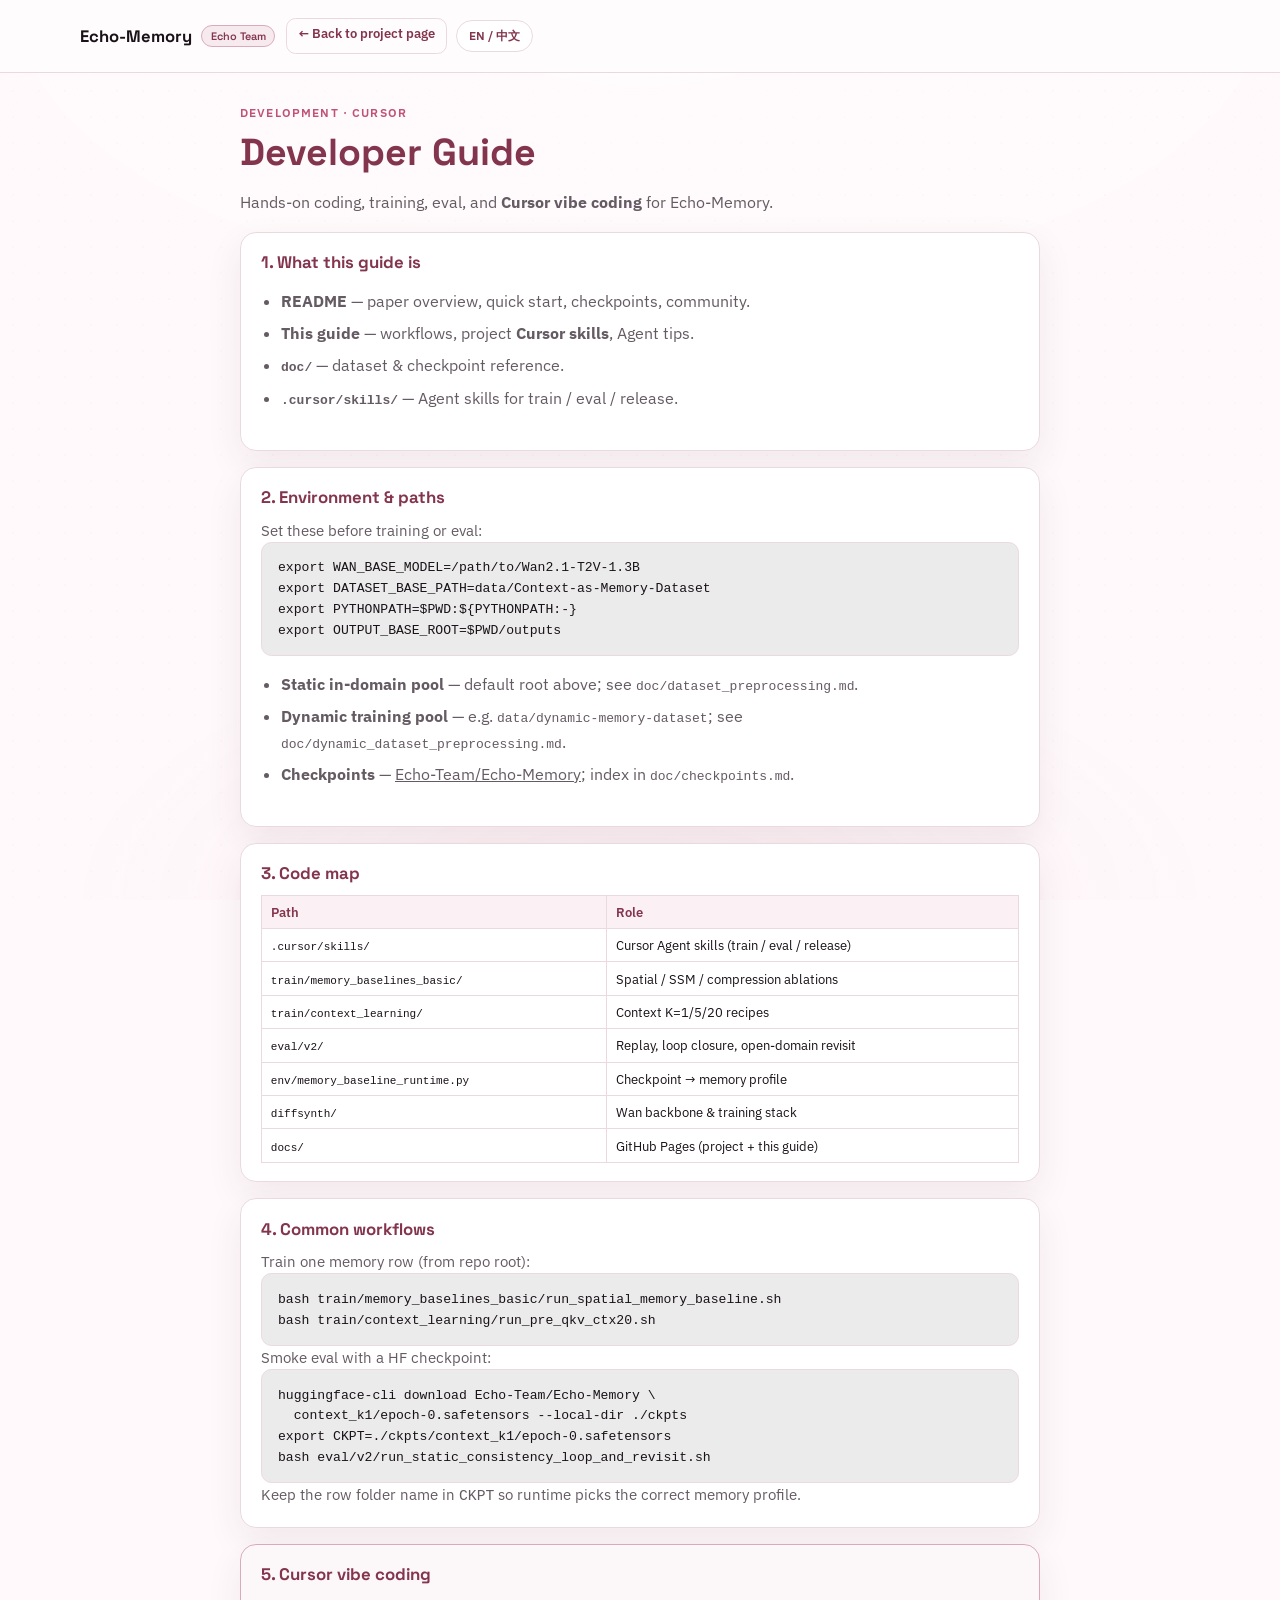
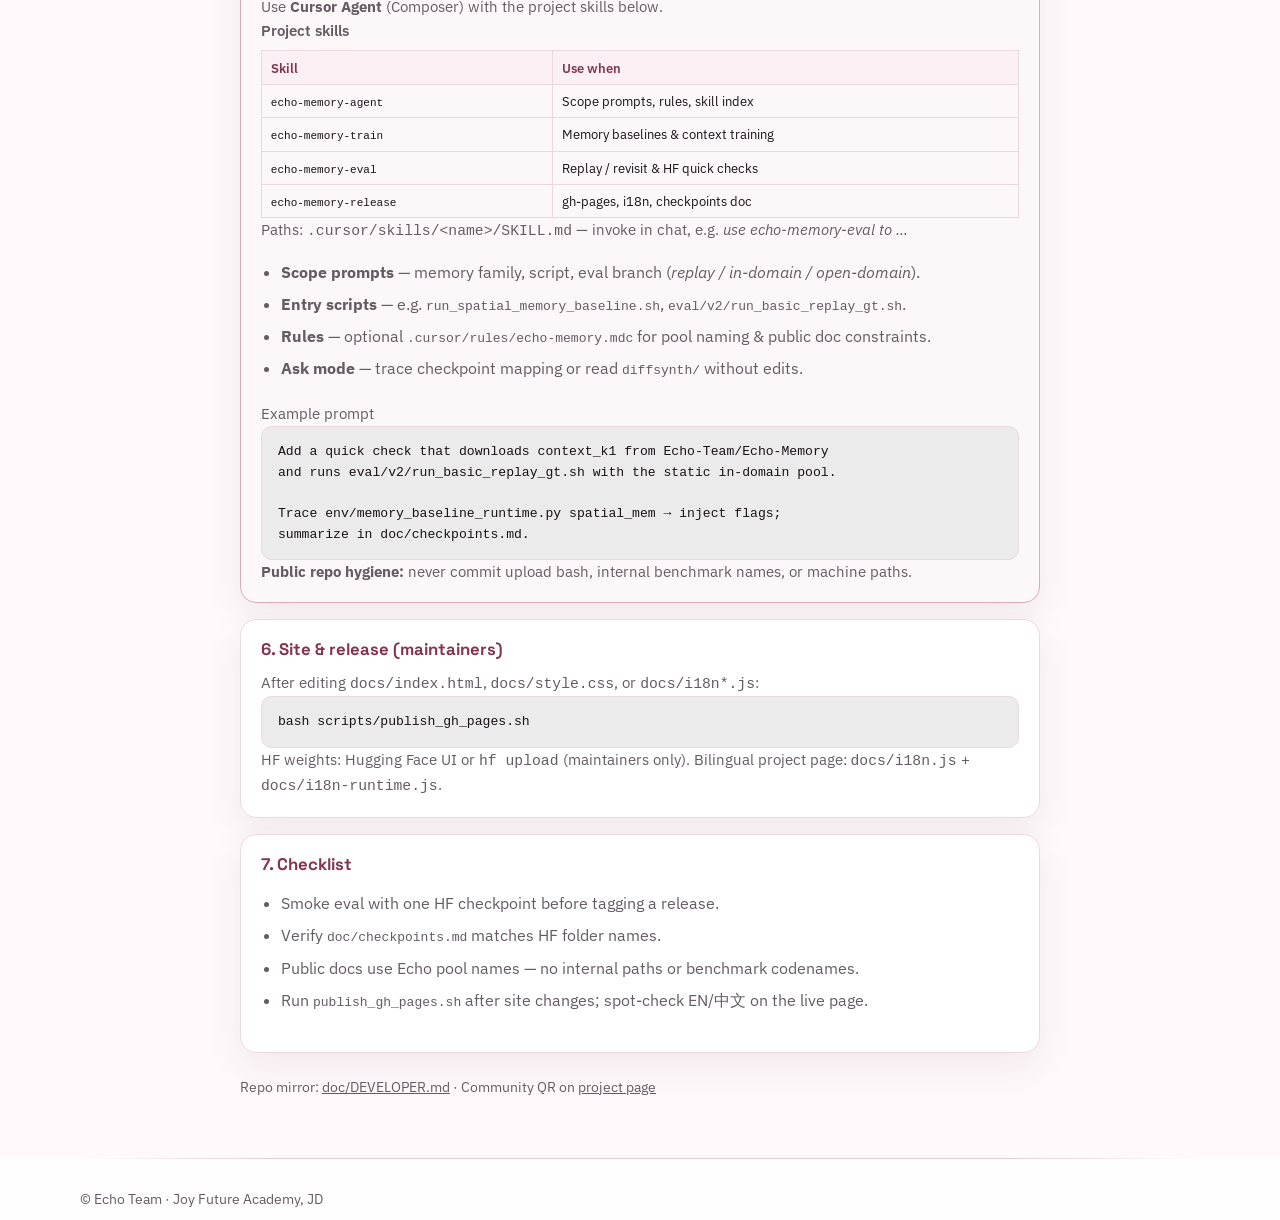
<file: developer.html>
<!DOCTYPE html>
<html lang="en">
<head>
  <meta charset="utf-8" />
  <meta name="viewport" content="width=device-width, initial-scale=1" />
  <title>Echo-Memory Developer Guide</title>
  <meta name="description" content="Echo-Memory development guide — workflows, eval, and Cursor vibe coding." />
  <link rel="preconnect" href="https://fonts.googleapis.com" />
  <link rel="preconnect" href="https://fonts.gstatic.com" crossorigin />
  <link href="https://fonts.googleapis.com/css2?family=Space+Grotesk:wght@400;500;600;700&family=IBM+Plex+Sans:wght@400;500;600;700&family=JetBrains+Mono:wght@400;600&display=swap" rel="stylesheet" />
  <link rel="stylesheet" href="style.css?v=dev-skills-v1" />
</head>
<body class="developer-page" data-title-key="dev.meta.title">
  <div class="page-shell page-shell--doc">
    <header class="top-nav top-nav--doc" role="banner">
      <div class="container top-nav__inner top-nav__inner--doc">
        <a class="brand" href="index.html">
          <span class="brand-name">Echo-Memory</span>
          <span class="brand-team">Echo Team</span>
        </a>
        <div class="nav-actions">
          <a class="action-btn action-btn--ghost action-btn--compact" href="index.html" data-i18n="dev.back">← Back to project page</a>
          <button type="button" class="lang-toggle" id="lang-toggle" data-i18n-attr="aria-label:lang.switch" aria-label="Switch language">
            <span data-lang-current>EN</span> / <span data-lang-alt>中文</span>
          </button>
        </div>
      </div>
    </header>

    <main class="container dev-main">
      <p class="section-kicker" data-i18n="dev.kicker">Development · Cursor</p>
      <h1 class="dev-title" data-i18n="dev.title">Developer Guide</h1>
      <p class="section-lead" data-i18n-html="dev.subtitle"></p>

      <article class="dev-section card">
        <h2 data-i18n="dev.s1.title">1. What this guide is</h2>
        <ul class="bullet-list" data-i18n-html="dev.s1.body"></ul>
      </article>

      <article class="dev-section card">
        <h2 data-i18n="dev.s2.title">2. Environment &amp; paths</h2>
        <p data-i18n="dev.s2.intro">Set these before training or eval:</p>
        <pre class="code-block"><code>export WAN_BASE_MODEL=/path/to/Wan2.1-T2V-1.3B
export DATASET_BASE_PATH=data/Context-as-Memory-Dataset
export PYTHONPATH=$PWD:${PYTHONPATH:-}
export OUTPUT_BASE_ROOT=$PWD/outputs</code></pre>
        <ul class="bullet-list" data-i18n-html="dev.s2.body"></ul>
      </article>

      <article class="dev-section card">
        <h2 data-i18n="dev.s3.title">3. Code map</h2>
        <div class="dev-table-wrap" data-i18n-html="dev.s3.table"></div>
      </article>

      <article class="dev-section card">
        <h2 data-i18n="dev.s4.title">4. Common workflows</h2>
        <p data-i18n="dev.s4.trainLabel"><strong>Train one memory row</strong> (from repo root):</p>
        <pre class="code-block"><code>bash train/memory_baselines_basic/run_spatial_memory_baseline.sh
bash train/context_learning/run_pre_qkv_ctx20.sh</code></pre>
        <p data-i18n="dev.s4.evalLabel"><strong>Smoke eval with a HF checkpoint:</strong></p>
        <pre class="code-block"><code>huggingface-cli download Echo-Team/Echo-Memory \
  context_k1/epoch-0.safetensors --local-dir ./ckpts
export CKPT=./ckpts/context_k1/epoch-0.safetensors
bash eval/v2/run_static_consistency_loop_and_revisit.sh</code></pre>
        <p class="section-note" data-i18n-html="dev.s4.note"></p>
      </article>

      <article class="dev-section card dev-section--accent">
        <h2 data-i18n="dev.s5.title">5. Cursor vibe coding</h2>
        <p data-i18n-html="dev.s5.intro"></p>
        <p class="dev-skills-title" data-i18n="dev.s5.skillsTitle">Project skills</p>
        <div class="dev-table-wrap" data-i18n-html="dev.s5.skills"></div>
        <ul class="bullet-list" data-i18n-html="dev.s5.body"></ul>
        <p data-i18n="dev.s5.promptLabel"><strong>Example prompt</strong></p>
        <pre class="code-block code-block--prompt"><code data-i18n="dev.s5.prompt"></code></pre>
        <p class="section-note" data-i18n-html="dev.s5.note"></p>
      </article>

      <article class="dev-section card">
        <h2 data-i18n="dev.s6.title">6. Site &amp; release (maintainers)</h2>
        <p data-i18n-html="dev.s6.intro"></p>
        <pre class="code-block"><code>bash scripts/publish_gh_pages.sh</code></pre>
        <p data-i18n-html="dev.s6.body"></p>
      </article>

      <article class="dev-section card">
        <h2 data-i18n="dev.s7.title">7. Checklist</h2>
        <ul class="bullet-list">
          <li data-i18n="dev.s7.l1">Smoke eval with one HF checkpoint before tagging a release.</li>
          <li data-i18n-html="dev.s7.l2"></li>
          <li data-i18n="dev.s7.l3">Public docs use Echo pool names — no internal paths or benchmark codenames.</li>
          <li data-i18n-html="dev.s7.l4"></li>
        </ul>
      </article>

      <p class="dev-repo-link" data-i18n-html="dev.footer"></p>
    </main>

    <footer class="footer">
      <div class="container footer-row">
        <p class="footer-copy" data-i18n="footer.copy">© Echo Team · Joy Future Academy, JD</p>
      </div>
    </footer>
  </div>

  <script src="i18n.js?v=dev-skills-v1"></script>
  <script src="i18n-runtime.js?v=dev-skills-v1"></script>
</body>
</html>
</file>
<file: style.css>
:root {
  --bg: #fffcfd;
  --bg-soft: #fff5f8;
  --surface: #ffffff;
  --surface-2: #fbf0f4;
  --text: #191218;
  --text-soft: #655b63;
  --border: #ead9df;
  --brand: #bf5276;
  --brand-2: #d97498;
  --accent: #84354e;
  --ring: rgba(191, 82, 118, 0.28);
  --shadow: 0 14px 36px rgba(93, 45, 61, 0.08);
  --shadow-lg: 0 22px 48px rgba(93, 45, 61, 0.12);
  --nav-h: 72px;
  --figure-max: 880px;
  --ease-out: cubic-bezier(0.22, 1, 0.36, 1);
}

*,
*::before,
*::after {
  box-sizing: border-box;
}

html {
  scroll-behavior: smooth;
  scroll-snap-type: y proximity;
  scroll-padding-top: var(--nav-h);
}

body {
  margin: 0;
  font-family: "IBM Plex Sans", system-ui, -apple-system, "Segoe UI", Roboto, sans-serif;
  color: var(--text);
  background-color: #fff9fb;
  min-height: 100vh;
}

a {
  color: inherit;
}

img {
  max-width: 100%;
  display: block;
}

.sr-only {
  position: absolute;
  width: 1px;
  height: 1px;
  padding: 0;
  margin: -1px;
  overflow: hidden;
  clip: rect(0, 0, 0, 0);
  border: 0;
}

.page-shell {
  position: relative;
  width: 100%;
  overflow-x: hidden;
  isolation: isolate;
}

#main-content {
  width: 100%;
  position: relative;
  z-index: 1;
}

/* Ambient background — layered gradients + slow motion */
.ambient-bg {
  position: fixed;
  inset: 0;
  z-index: -3;
  pointer-events: none;
  overflow: hidden;
  background: linear-gradient(
    165deg,
    #fffcfd 0%,
    #fff6f9 38%,
    #fff0f5 68%,
    #fffbfc 100%
  );
}

.ambient-orb {
  position: absolute;
  border-radius: 50%;
  filter: blur(72px);
  opacity: 0.55;
  will-change: transform;
}

.ambient-orb--rose {
  width: min(58vw, 520px);
  height: min(58vw, 520px);
  top: -12%;
  left: -8%;
  background: radial-gradient(
    circle,
    rgba(191, 82, 118, 0.42) 0%,
    rgba(191, 82, 118, 0.12) 45%,
    transparent 70%
  );
  animation: orbDriftRose 22s ease-in-out infinite;
}

.ambient-orb--blush {
  width: min(50vw, 460px);
  height: min(50vw, 460px);
  top: 8%;
  right: -10%;
  background: radial-gradient(
    circle,
    rgba(217, 116, 152, 0.38) 0%,
    rgba(255, 182, 198, 0.14) 50%,
    transparent 72%
  );
  animation: orbDriftBlush 26s ease-in-out infinite;
}

.ambient-orb--pearl {
  width: min(64vw, 580px);
  height: min(64vw, 580px);
  bottom: -18%;
  left: 22%;
  background: radial-gradient(
    circle,
    rgba(255, 220, 230, 0.5) 0%,
    rgba(191, 82, 118, 0.1) 40%,
    transparent 68%
  );
  animation: orbDriftPearl 30s ease-in-out infinite;
}

.ambient-shimmer {
  position: absolute;
  inset: -20%;
  background: conic-gradient(
    from 200deg at 50% 45%,
    transparent 0deg,
    rgba(191, 82, 118, 0.06) 55deg,
    transparent 110deg,
    rgba(217, 116, 152, 0.05) 200deg,
    transparent 280deg,
    rgba(255, 200, 215, 0.04) 330deg,
    transparent 360deg
  );
  animation: shimmerRotate 48s linear infinite;
  opacity: 0.9;
}

.page-shell::before {
  content: "";
  position: fixed;
  inset: 0;
  pointer-events: none;
  opacity: 0.2;
  background-image: radial-gradient(circle, rgba(191, 82, 118, 0.11) 1px, transparent 1px);
  background-size: 26px 26px;
  z-index: -2;
  animation: gridPulse 8s ease-in-out infinite;
}

.page-shell::after {
  content: "";
  position: fixed;
  inset: 0;
  pointer-events: none;
  z-index: -1;
  background:
    radial-gradient(ellipse 120% 80% at 50% 0%, rgba(255, 255, 255, 0.55), transparent 55%),
    radial-gradient(ellipse 90% 60% at 50% 100%, rgba(191, 82, 118, 0.06), transparent 50%);
}

@keyframes orbDriftRose {
  0%,
  100% {
    transform: translate(0, 0) scale(1);
  }
  33% {
    transform: translate(4%, 6%) scale(1.06);
  }
  66% {
    transform: translate(2%, 3%) scale(0.96);
  }
}

@keyframes orbDriftBlush {
  0%,
  100% {
    transform: translate(0, 0) scale(1);
  }
  40% {
    transform: translate(-5%, 4%) scale(1.08);
  }
  70% {
    transform: translate(-2%, 7%) scale(0.94);
  }
}

@keyframes orbDriftPearl {
  0%,
  100% {
    transform: translate(0, 0) scale(1);
  }
  50% {
    transform: translate(6%, -4%) scale(1.05);
  }
}

@keyframes shimmerRotate {
  from {
    transform: rotate(0deg);
  }
  to {
    transform: rotate(360deg);
  }
}

@keyframes gridPulse {
  0%,
  100% {
    opacity: 0.18;
  }
  50% {
    opacity: 0.24;
  }
}

.container {
  width: min(1120px, calc(100% - 2rem));
  margin: 0 auto;
}

/* Scroll progress */
.scroll-progress {
  position: fixed;
  top: 0;
  left: 0;
  right: 0;
  height: 3px;
  z-index: 70;
  pointer-events: none;
  background: color-mix(in srgb, var(--border) 40%, transparent);
}

.scroll-progress__bar {
  display: block;
  height: 100%;
  width: 0%;
  background: linear-gradient(90deg, var(--accent), var(--brand), var(--brand-2));
  border-radius: 0 2px 2px 0;
  transition: width 0.08s linear;
  box-shadow: 0 0 12px color-mix(in srgb, var(--brand) 45%, transparent);
}

/* Section scroll snap & progress dots */
.slide-dots {
  position: fixed;
  right: 14px;
  top: 50%;
  z-index: 55;
  transform: translateY(-50%);
  display: flex;
  flex-direction: column;
  gap: 0.45rem;
}

.slide-dots button {
  position: relative;
  width: 9px;
  height: 9px;
  padding: 0;
  border: none;
  border-radius: 50%;
  background: color-mix(in srgb, var(--brand) 28%, var(--border));
  cursor: pointer;
  transition: transform 0.25s var(--ease-out), background 0.25s ease, box-shadow 0.25s ease;
}

.slide-dots button::after {
  content: attr(data-label);
  position: absolute;
  right: calc(100% + 10px);
  top: 50%;
  transform: translateY(-50%) translateX(6px);
  padding: 0.28rem 0.55rem;
  border-radius: 0.4rem;
  background: var(--text);
  color: #fff;
  font-size: 0.68rem;
  font-weight: 600;
  white-space: nowrap;
  opacity: 0;
  pointer-events: none;
  transition: opacity 0.2s ease, transform 0.2s var(--ease-out);
}

.slide-dots button:hover::after,
.slide-dots button:focus-visible::after {
  opacity: 1;
  transform: translateY(-50%) translateX(0);
}

.slide-dots button:hover {
  transform: scale(1.2);
  background: color-mix(in srgb, var(--brand) 55%, var(--border));
}

.slide-dots button.is-active {
  transform: scale(1.35);
  background: var(--brand);
  box-shadow: 0 0 0 3px color-mix(in srgb, var(--brand) 25%, transparent);
}

/* Back to top */
.back-top {
  position: fixed;
  right: 1.1rem;
  bottom: 1.25rem;
  z-index: 56;
  width: 2.6rem;
  height: 2.6rem;
  border: 1px solid color-mix(in srgb, var(--brand) 35%, var(--border));
  border-radius: 50%;
  background: color-mix(in srgb, var(--surface) 88%, transparent);
  backdrop-filter: blur(10px);
  color: var(--accent);
  cursor: pointer;
  box-shadow: var(--shadow);
  display: grid;
  place-items: center;
  transition: transform 0.25s var(--ease-out), opacity 0.25s ease, border-color 0.2s ease;
  opacity: 0;
  pointer-events: none;
}

.back-top.is-visible {
  opacity: 1;
  pointer-events: auto;
}

.back-top:hover {
  transform: translateY(-3px);
  border-color: var(--brand);
}

/* Reveal on scroll */
.reveal {
  opacity: 0;
  transform: translateY(28px);
  transition: opacity 0.65s var(--ease-out), transform 0.65s var(--ease-out);
}

.reveal.is-visible {
  opacity: 1;
  transform: translateY(0);
}

.reveal .card,
.reveal .section-figure,
.reveal .qual-viewer {
  transition-delay: 0.05s;
}

/* Nav */
.top-nav {
  position: sticky;
  top: 0;
  z-index: 60;
  border-bottom: 1px solid color-mix(in srgb, var(--border) 65%, transparent);
  background: color-mix(in srgb, var(--surface) 72%, transparent);
  backdrop-filter: blur(16px) saturate(1.15);
  -webkit-backdrop-filter: blur(16px) saturate(1.15);
  transition: box-shadow 0.3s ease, background 0.3s ease;
}

.top-nav.is-scrolled {
  box-shadow: 0 8px 24px rgba(93, 45, 61, 0.06);
  background: color-mix(in srgb, var(--surface) 92%, transparent);
}

.top-nav__inner {
  min-height: var(--nav-h);
  display: grid;
  grid-template-columns: auto minmax(0, 1fr) auto;
  align-items: center;
  gap: 0.65rem;
}

.brand {
  display: inline-flex;
  align-items: center;
  gap: 0.55rem;
  text-decoration: none;
  font-family: "Space Grotesk", sans-serif;
  font-weight: 700;
  font-size: 1.04rem;
  flex-shrink: 0;
}

.brand:hover {
  text-decoration: none;
}

.brand-name {
  color: var(--text);
}

.brand-team {
  padding: 0.2rem 0.55rem;
  border-radius: 999px;
  font-size: 0.68rem;
  font-weight: 600;
  color: var(--accent);
  background: color-mix(in srgb, var(--brand) 12%, var(--surface));
  border: 1px solid color-mix(in srgb, var(--brand) 35%, var(--border));
}

.nav-links {
  display: flex;
  align-items: center;
  justify-content: center;
  gap: 0.3rem;
  flex-wrap: nowrap;
  min-width: 0;
}

.nav-link {
  text-decoration: none;
  color: var(--text-soft);
  font-size: 0.8rem;
  font-weight: 500;
  padding: 0.35rem 0.38rem;
  white-space: nowrap;
  border-radius: 0.45rem;
  transition: color 0.2s ease, background 0.2s ease;
}

.nav-link:hover,
.nav-link.is-active {
  color: var(--accent);
  background: color-mix(in srgb, var(--brand) 10%, transparent);
  text-decoration: none;
}

.nav-actions {
  display: inline-flex;
  align-items: center;
  gap: 0.55rem;
  flex-shrink: 0;
}

.action-btn {
  border: 1px solid var(--border);
  background: var(--surface-2);
  color: var(--text);
  border-radius: 0.6rem;
  min-height: 2.2rem;
  padding: 0.35rem 0.7rem;
  font-size: 0.82rem;
  font-weight: 600;
  text-decoration: none;
  cursor: pointer;
  transition: transform 0.2s ease, border-color 0.2s ease, background 0.2s ease;
}

.action-btn:hover {
  transform: translateY(-1px);
  border-color: color-mix(in srgb, var(--brand) 58%, var(--border));
  text-decoration: none;
}

.nav-toggle {
  display: none;
  flex-direction: column;
  gap: 5px;
  padding: 8px;
  border: 1px solid var(--border);
  border-radius: 0.5rem;
  background: var(--surface);
  cursor: pointer;
}

.nav-toggle span {
  display: block;
  width: 20px;
  height: 2px;
  background: var(--text);
  border-radius: 2px;
}

.nav-mobile {
  display: none;
  flex-direction: column;
  gap: 0.25rem;
  padding: 0 0 1rem;
  border-top: 1px solid var(--border);
  background: color-mix(in srgb, var(--surface) 95%, transparent);
}

.top-nav.is-open .nav-mobile {
  display: flex;
}

.nav-mobile .nav-link {
  padding: 0.55rem 0.65rem;
}

/* Sections (starVLA-style: normal flow, container max-width) */
.section {
  position: relative;
  padding: 4.5rem 0;
  scroll-margin-top: var(--nav-h);
  scroll-snap-align: start;
}

#main-content > .section + .section::before {
  content: "";
  position: absolute;
  top: 0;
  left: 50%;
  transform: translateX(-50%);
  width: min(1120px, calc(100% - 2rem));
  height: 1px;
  background: linear-gradient(
    90deg,
    transparent 0%,
    color-mix(in srgb, var(--brand) 18%, var(--border)) 18%,
    color-mix(in srgb, var(--brand) 18%, var(--border)) 82%,
    transparent 100%
  );
  opacity: 0.85;
}

#main-content > .section:nth-of-type(even) {
  background: linear-gradient(
    180deg,
    color-mix(in srgb, var(--surface) 55%, transparent) 0%,
    color-mix(in srgb, var(--surface-2) 28%, transparent) 100%
  );
  backdrop-filter: blur(2px);
}

.section--center .container {
  text-align: center;
}

.section--center .section-lead {
  margin-inline: auto;
}

.section--center .feature-grid {
  text-align: left;
}

.section--center .bullet-list {
  display: inline-block;
  text-align: left;
}

.section--center .qual-viewer,
.section--center .section-figure {
  margin-inline: auto;
}

.section--compact {
  padding-top: 3.5rem;
  padding-bottom: 3.5rem;
}


.section-kicker {
  margin: 0 0 0.5rem;
  font-size: 0.72rem;
  font-weight: 600;
  letter-spacing: 0.1em;
  text-transform: uppercase;
  color: var(--brand);
}

.section-title {
  margin: 0;
  font-family: "Space Grotesk", sans-serif;
  font-size: clamp(1.6rem, 4vw, 2.35rem);
  line-height: 1.1;
  letter-spacing: -0.02em;
}

.section-lead {
  margin-top: 0.8rem;
  color: var(--text-soft);
  line-height: 1.7;
  max-width: 70ch;
}

/* Hero */
.hero {
  display: grid;
  grid-template-columns: 1.08fr 0.92fr;
  gap: 2.2rem;
  align-items: center;
}

.hero--single {
  grid-template-columns: 1fr;
}

.hero-badge {
  display: inline-flex;
  align-items: center;
  padding: 0.35rem 0.72rem;
  border-radius: 999px;
  border: 1px solid color-mix(in srgb, var(--brand) 58%, transparent);
  background: color-mix(in srgb, var(--brand) 10%, var(--surface));
  font-size: 0.74rem;
  font-weight: 600;
  letter-spacing: 0.04em;
  text-transform: uppercase;
  color: color-mix(in srgb, var(--brand) 85%, var(--text));
}

.hero-title {
  margin-top: 1.15rem;
  margin-bottom: 0.95rem;
  font-family: "Space Grotesk", sans-serif;
  font-size: clamp(2rem, 5vw, 3.3rem);
  line-height: 1.06;
  letter-spacing: -0.02em;
}

.hero-highlight {
  background: linear-gradient(120deg, var(--accent), var(--brand), var(--brand-2));
  -webkit-background-clip: text;
  background-clip: text;
  -webkit-text-fill-color: transparent;
}

.hero-subtitle {
  margin: 0;
  color: var(--text-soft);
  font-size: 1.07rem;
  line-height: 1.7;
  max-width: 52ch;
}

.hero-cta-group {
  margin-top: 1.45rem;
  display: flex;
  flex-wrap: wrap;
  gap: 0.75rem;
}

.cta {
  text-decoration: none;
  display: inline-flex;
  align-items: center;
  justify-content: center;
  gap: 0.45rem;
  border-radius: 0.8rem;
  border: 1px solid transparent;
  min-height: 2.8rem;
  padding: 0.55rem 1rem;
  font-weight: 700;
  font-size: 0.94rem;
  transition: transform 0.2s ease, box-shadow 0.2s ease, border-color 0.2s ease;
}

.cta:hover {
  transform: translateY(-1px);
  text-decoration: none;
}

.cta--primary {
  background: linear-gradient(128deg, var(--brand), var(--brand-2));
  color: #fff;
  box-shadow: 0 16px 30px color-mix(in srgb, var(--brand) 34%, transparent);
}

.cta--primary:hover {
  box-shadow: 0 20px 36px color-mix(in srgb, var(--brand) 42%, transparent);
}

.cta--secondary {
  background: var(--surface);
  border-color: var(--border);
  color: var(--accent);
}

.metrics-grid {
  margin-top: 1.6rem;
  display: grid;
  gap: 0.85rem;
  grid-template-columns: repeat(3, minmax(0, 1fr));
  max-width: 640px;
}

.metrics-grid--duo {
  grid-template-columns: repeat(2, minmax(0, 1fr));
  max-width: 420px;
}

.hero-note {
  margin: 1.25rem 0 0;
  max-width: 52ch;
  font-size: 0.92rem;
  line-height: 1.65;
  color: var(--text-soft);
}

.section-lead a {
  color: var(--accent);
  font-weight: 600;
  text-decoration: underline;
  text-underline-offset: 2px;
}

.section-lead a:hover {
  color: var(--brand);
}

.metric-card {
  display: block;
  padding: 0.9rem 1rem;
  border: 1px solid var(--border);
  border-radius: 0.95rem;
  background: var(--surface);
  box-shadow: var(--shadow);
  text-decoration: none;
  transition: transform 0.2s ease, border-color 0.2s ease;
}

.metric-card:hover {
  transform: translateY(-2px);
  border-color: color-mix(in srgb, var(--brand) 45%, var(--border));
  text-decoration: none;
}

.metric-label {
  display: block;
  color: var(--text-soft);
  font-size: 0.8rem;
  letter-spacing: 0.02em;
}

.metric-value {
  margin-top: 0.25rem;
  display: block;
  font-family: "Space Grotesk", "IBM Plex Sans", sans-serif;
  font-size: 1.45rem;
  font-weight: 700;
  color: var(--text);
}

.authors-fold {
  margin-top: 1.5rem;
  max-width: 52ch;
  font-size: 0.875rem;
  color: var(--text-soft);
}

.authors-fold summary {
  cursor: pointer;
  font-weight: 600;
  color: var(--accent);
  list-style: none;
}

.authors-fold summary::-webkit-details-marker {
  display: none;
}

.authors {
  margin: 0.75rem 0 0.35rem;
}

.affiliations {
  margin: 0;
  font-size: 0.82rem;
}

/* Cards & figures */
.feature-grid {
  margin-top: 1.35rem;
  display: grid;
  grid-template-columns: repeat(4, minmax(0, 1fr));
  gap: 0.95rem;
}

.feature-grid--three {
  grid-template-columns: repeat(3, minmax(0, 1fr));
}

.card {
  border: 1px solid var(--border);
  background: var(--surface);
  border-radius: 1rem;
  padding: 1.2rem;
  box-shadow: var(--shadow);
  transition: transform 0.28s var(--ease-out), border-color 0.28s ease, box-shadow 0.28s ease;
}

.card--accent {
  position: relative;
  overflow: hidden;
}

.card--accent::before {
  content: "";
  position: absolute;
  top: 0;
  left: 0;
  right: 0;
  height: 3px;
  background: var(--card-accent, var(--brand));
  opacity: 0.85;
  transition: height 0.25s ease;
}

.card--accent[data-accent="context"] {
  --card-accent: #c45a7a;
}

.card--accent[data-accent="compression"] {
  --card-accent: #a84d8f;
}

.card--accent[data-accent="spatial"] {
  --card-accent: #84354e;
}

.card--accent[data-accent="ssm"] {
  --card-accent: #d97498;
}

.card--accent:hover {
  transform: translateY(-4px);
  border-color: color-mix(in srgb, var(--card-accent) 45%, var(--border));
  box-shadow: 0 18px 40px color-mix(in srgb, var(--card-accent) 14%, transparent);
}

.card--accent:hover::before {
  height: 4px;
}

.card-icon {
  width: 2.1rem;
  height: 2.1rem;
  border-radius: 0.55rem;
  display: grid;
  place-items: center;
  background: color-mix(in srgb, var(--card-accent, var(--brand)) 12%, var(--surface));
  color: var(--card-accent, var(--brand));
}

.card-icon svg {
  width: 1.15rem;
  height: 1.15rem;
}

.card h3 {
  margin: 0.75rem 0 0.55rem;
  font-family: "Space Grotesk", sans-serif;
  font-size: 1.1rem;
}

.card p {
  margin: 0;
  color: var(--text-soft);
  line-height: 1.65;
  font-size: 0.92rem;
}

.bullet-list {
  margin: 1rem 0 1.25rem;
  padding-left: 1.25rem;
  color: var(--text-soft);
  line-height: 1.65;
}

.bullet-list li {
  margin-bottom: 0.4rem;
}

.section-figure {
  margin: 1.5rem auto 0;
  text-align: center;
  max-width: var(--figure-max);
}

[data-zoomable] {
  cursor: zoom-in;
}

.section-figure img {
  width: 100%;
  margin: 0 auto;
  border: 1px solid var(--border);
  border-radius: 1rem;
  background: var(--surface);
  box-shadow: var(--shadow);
  transition: transform 0.35s var(--ease-out), box-shadow 0.35s ease;
}

[data-zoomable]:hover img {
  transform: scale(1.012);
  box-shadow: var(--shadow-lg);
}

.section-figure figcaption {
  margin-top: 0.65rem;
  font-size: 0.84rem;
  color: var(--text-soft);
}

.zoom-hint {
  display: inline-block;
  margin-left: 0.35rem;
  font-size: 0.75rem;
  color: color-mix(in srgb, var(--brand) 70%, var(--text-soft));
  opacity: 0;
  transition: opacity 0.2s ease;
}

[data-zoomable]:hover .zoom-hint {
  opacity: 1;
}

/* Qual viewer */
.qual-viewer {
  margin-top: 1.25rem;
  max-width: var(--figure-max);
  margin-inline: auto;
}

.qual-stage {
  margin: 0 0 0.85rem;
  padding: 0.85rem;
  border: 1px solid var(--border);
  border-radius: 1rem;
  background: var(--surface);
  box-shadow: var(--shadow);
}

.qual-stage__media {
  position: relative;
  overflow: hidden;
  border-radius: 0.65rem;
  aspect-ratio: 16 / 9;
  background: color-mix(in srgb, var(--surface-2) 60%, var(--surface));
}

.qual-stage img {
  width: 100%;
  height: 100%;
  object-fit: contain;
  border-radius: 0.65rem;
  transition: opacity 0.35s ease, transform 0.35s var(--ease-out);
}

.qual-stage img.is-fading {
  opacity: 0;
  transform: scale(0.985);
}

.qual-stage figcaption {
  margin-top: 0.55rem;
  font-size: 0.84rem;
  color: var(--text-soft);
  text-align: center;
}

.qual-chips {
  display: flex;
  flex-wrap: wrap;
  justify-content: center;
  gap: 0.5rem;
}

.qual-chip {
  border: 1px solid var(--border);
  border-radius: 999px;
  padding: 0.45rem 0.85rem;
  background: var(--surface);
  font-size: 0.82rem;
  font-weight: 600;
  color: var(--text-soft);
  cursor: pointer;
  transition: background 0.2s ease, color 0.2s ease, border-color 0.2s ease;
}

.qual-chip.is-active,
.qual-chip:hover {
  color: #fff;
  background: var(--brand);
  border-color: var(--brand);
}

.qual-chip {
  transition: background 0.2s ease, color 0.2s ease, border-color 0.2s ease, transform 0.2s var(--ease-out);
}

.qual-chip:active {
  transform: scale(0.97);
}

.demo-grid {
  margin: 1.3rem auto 0;
  max-width: 980px;
  display: grid;
  grid-template-columns: repeat(6, minmax(0, 1fr));
  gap: 0.75rem;
}

.demo-grid__label {
  grid-column: 1 / -1;
  margin: 0.35rem 0 -0.25rem;
  font-family: "Space Grotesk", sans-serif;
  font-size: 0.95rem;
  color: var(--text);
  text-align: left;
}

.demo-grid figure {
  margin: 0;
  padding: 0.55rem;
  border: 1px solid var(--border);
  border-radius: 0.9rem;
  background: var(--surface);
  box-shadow: var(--shadow);
}

.demo-grid img {
  width: 100%;
  aspect-ratio: 16 / 9;
  object-fit: cover;
  border-radius: 0.55rem;
  background: var(--surface-2);
}

.demo-grid figcaption {
  margin-top: 0.45rem;
  text-align: center;
  color: var(--text-soft);
  font-size: 0.76rem;
  font-weight: 700;
}

/* Lightbox */
.lightbox {
  position: fixed;
  inset: 0;
  z-index: 100;
  display: grid;
  place-items: center;
  padding: 1.5rem;
  background: rgba(25, 18, 24, 0.72);
  backdrop-filter: blur(8px);
  animation: lightboxIn 0.25s ease;
}

.lightbox[hidden] {
  display: none;
}

.lightbox__close {
  position: absolute;
  top: 1rem;
  right: 1rem;
  width: 2.5rem;
  height: 2.5rem;
  border: none;
  border-radius: 50%;
  background: rgba(255, 255, 255, 0.12);
  color: #fff;
  font-size: 1.5rem;
  line-height: 1;
  cursor: pointer;
  transition: background 0.2s ease;
}

.lightbox__close:hover {
  background: rgba(255, 255, 255, 0.22);
}

.lightbox__inner {
  margin: 0;
  max-width: min(1100px, 96vw);
  max-height: 90vh;
}

.lightbox__inner img {
  max-width: 100%;
  max-height: calc(90vh - 3rem);
  margin: 0 auto;
  border-radius: 0.75rem;
  box-shadow: 0 24px 64px rgba(0, 0, 0, 0.35);
}

.lightbox__inner figcaption {
  margin-top: 0.75rem;
  text-align: center;
  color: rgba(255, 255, 255, 0.82);
  font-size: 0.9rem;
}

@keyframes lightboxIn {
  from {
    opacity: 0;
  }
  to {
    opacity: 1;
  }
}

/* News & roadmap */
.updates-grid {
  margin-top: 1.5rem;
  display: grid;
  grid-template-columns: 1fr 1fr;
  gap: 1.25rem;
  align-items: start;
}

.lang-toggle {
  border: 1px solid var(--border);
  background: var(--surface);
  color: var(--accent);
  border-radius: 999px;
  padding: 0.35rem 0.75rem;
  font-size: 0.78rem;
  font-weight: 600;
  cursor: pointer;
  font-family: inherit;
  transition: background 0.2s ease, border-color 0.2s ease;
}

.lang-toggle:hover {
  background: var(--surface-2);
  border-color: var(--brand-2);
}

.action-btn--ghost {
  background: transparent;
  border: 1px solid var(--border);
  color: var(--accent);
}

.action-btn--ghost:hover {
  background: var(--surface-2);
}

.page-shell--doc {
  min-height: 100vh;
}

.top-nav--doc {
  position: sticky;
  top: 0;
  z-index: 20;
  background: rgba(255, 252, 253, 0.92);
  backdrop-filter: blur(10px);
  border-bottom: 1px solid var(--border);
}

.dev-main {
  padding: 2rem 1rem 3rem;
  max-width: 52rem;
  min-width: 0;
  box-sizing: border-box;
}

.top-nav__inner--doc {
  min-width: 0;
}

.action-btn--compact {
  white-space: nowrap;
  max-width: min(100%, 14rem);
  overflow: hidden;
  text-overflow: ellipsis;
}

@media (max-width: 640px) {
  .top-nav__inner--doc {
    gap: 0.45rem;
  }

  .action-btn--compact {
    max-width: 9.5rem;
    font-size: 0.74rem;
    padding: 0.35rem 0.5rem;
  }

  .lang-toggle {
    font-size: 0.72rem;
    padding: 0.3rem 0.55rem;
  }
}

.dev-section {
  margin-top: 1rem;
  padding: 1.15rem 1.25rem;
  overflow: visible;
  min-width: 0;
}

.dev-skills-title {
  margin: 1rem 0 0.5rem;
  font-weight: 600;
  font-size: 0.92rem;
  color: var(--accent);
}

.dev-section--accent {
  border-color: color-mix(in srgb, var(--brand) 35%, var(--border));
  background: color-mix(in srgb, var(--brand) 4%, var(--surface));
}

.dev-table-wrap {
  overflow-x: auto;
  max-width: 100%;
  -webkit-overflow-scrolling: touch;
  margin-top: 0.5rem;
}

.dev-table {
  width: 100%;
  min-width: 28rem;
  border-collapse: collapse;
  font-size: 0.84rem;
}

.dev-table th,
.dev-table td {
  border: 1px solid var(--border);
  padding: 0.45rem 0.55rem;
  text-align: left;
  vertical-align: top;
  word-break: break-word;
}

.dev-table th {
  background: var(--surface-2);
  color: var(--accent);
  font-weight: 600;
}

.dev-table code {
  font-size: 0.82em;
  word-break: break-all;
}

.dev-section .code-block {
  max-width: 100%;
  box-sizing: border-box;
}

.code-block--prompt {
  font-size: 0.78rem;
  line-height: 1.55;
  white-space: pre-wrap;
  overflow-wrap: anywhere;
  word-break: break-word;
}

.dev-title {
  font-family: "Space Grotesk", sans-serif;
  font-size: clamp(1.75rem, 4vw, 2.35rem);
  margin: 0 0 0.75rem;
  color: var(--accent);
}

.dev-section h2 {
  margin: 0 0 0.65rem;
  font-family: "Space Grotesk", sans-serif;
  font-size: 1.05rem;
  color: var(--accent);
}

.dev-section p,
.dev-section li {
  color: var(--text-soft);
  line-height: 1.6;
}

.dev-repo-link {
  margin-top: 1.5rem;
  font-size: 0.9rem;
  color: var(--text-soft);
}

.updates-panel {
  border: 1px solid var(--border);
  border-radius: 1rem;
  background: var(--surface);
  box-shadow: var(--shadow);
  padding: 1.2rem 1.25rem;
}

.updates-heading {
  margin: 0 0 0.85rem;
  font-family: "Space Grotesk", sans-serif;
  font-size: 1.05rem;
  color: var(--accent);
}

.news-feed {
  list-style: none;
  margin: 0;
  padding: 0;
  display: grid;
  gap: 0.9rem;
}

.news-item {
  display: grid;
  grid-template-columns: 5.5rem 1fr;
  gap: 0.75rem;
  padding-left: 0.65rem;
  border-left: 2px solid color-mix(in srgb, var(--brand) 35%, var(--border));
}

.news-item time {
  font-size: 0.76rem;
  font-weight: 600;
  letter-spacing: 0.02em;
  color: var(--brand);
  white-space: nowrap;
}

.news-item p {
  margin: 0;
  font-size: 0.9rem;
  line-height: 1.6;
  color: var(--text-soft);
}

.news-item a {
  color: var(--accent);
  font-weight: 600;
  text-decoration: underline;
  text-underline-offset: 2px;
}

.news-item code {
  font-family: "JetBrains Mono", monospace;
  font-size: 0.78rem;
  padding: 0.1rem 0.35rem;
  border-radius: 0.35rem;
  background: color-mix(in srgb, var(--brand) 8%, var(--surface-2));
}

.todo-groups {
  display: grid;
  gap: 0.85rem;
}

.todo-group h4 {
  margin: 0 0 0.45rem;
  font-size: 0.82rem;
  font-weight: 700;
  letter-spacing: 0.04em;
  text-transform: uppercase;
  color: var(--text-soft);
}

.todo-list {
  list-style: none;
  margin: 0;
  padding: 0;
  display: grid;
  gap: 0.4rem;
}

.todo-list li {
  display: flex;
  align-items: flex-start;
  gap: 0.55rem;
  font-size: 0.88rem;
  line-height: 1.55;
  color: var(--text-soft);
}

.todo-check {
  flex-shrink: 0;
  width: 0.95rem;
  height: 0.95rem;
  margin-top: 0.2rem;
  border: 1.5px solid color-mix(in srgb, var(--brand) 55%, var(--border));
  border-radius: 0.22rem;
  background: color-mix(in srgb, var(--brand) 6%, var(--surface));
}

.todo-list li.is-done {
  color: color-mix(in srgb, var(--text) 72%, var(--text-soft));
}

.todo-check.is-done {
  border-color: var(--brand);
  background: var(--brand);
  position: relative;
}

.todo-check.is-done::after {
  content: "";
  position: absolute;
  left: 0.18rem;
  top: 0.12rem;
  width: 0.35rem;
  height: 0.55rem;
  border: solid #fff;
  border-width: 0 1.5px 1.5px 0;
  transform: rotate(45deg);
}

/* BibTeX */
.pub-meta {
  display: grid;
  gap: 0.55rem;
  margin: 1.25rem 0 1.75rem;
  padding: 1rem 1.1rem;
  border: 1px solid var(--border);
  border-radius: 1rem;
  background: color-mix(in srgb, var(--surface) 82%, transparent);
  box-shadow: var(--shadow);
  max-width: 36rem;
}

.pub-meta__row {
  display: grid;
  grid-template-columns: 7.5rem 1fr;
  gap: 0.75rem;
  align-items: baseline;
  font-size: 0.9rem;
}

.pub-meta dt {
  margin: 0;
  font-weight: 600;
  color: var(--text-soft);
}

.pub-meta dd {
  margin: 0;
  color: var(--text);
}

.pub-meta a {
  color: var(--accent);
  font-weight: 600;
  text-decoration: underline;
  text-underline-offset: 2px;
}

.bibtex-heading {
  margin: 1.5rem 0 0.65rem;
  font-family: "Space Grotesk", sans-serif;
  font-size: 1rem;
  font-weight: 600;
  color: var(--text);
}

.cite-switcher {
  margin-top: 1.25rem;
  max-width: 52rem;
}

.cite-chips {
  display: flex;
  flex-wrap: wrap;
  gap: 0.5rem;
  margin-bottom: 1rem;
}

.cite-chip {
  border: 1px solid var(--border);
  border-radius: 999px;
  padding: 0.45rem 0.9rem;
  background: var(--surface);
  font-size: 0.82rem;
  font-weight: 600;
  color: var(--text-soft);
  cursor: pointer;
  transition: background 0.2s ease, color 0.2s ease, border-color 0.2s ease;
}

.cite-chip.is-active,
.cite-chip:hover {
  color: #fff;
  background: var(--brand);
  border-color: var(--brand);
}

.cite-panel {
  animation: citeFadeIn 0.25s ease;
}

@keyframes citeFadeIn {
  from {
    opacity: 0;
    transform: translateY(6px);
  }
  to {
    opacity: 1;
    transform: translateY(0);
  }
}

.bibtex-wrap {
  position: relative;
  margin-top: 1rem;
  width: 100%;
  max-width: 52rem;
  margin-inline: auto;
  text-align: left;
}

.copy-btn {
  position: absolute;
  top: 0.75rem;
  right: 0.75rem;
  z-index: 1;
  border: 1px solid var(--border);
  background: var(--surface);
  border-radius: 0.45rem;
  padding: 0.25rem 0.55rem;
  font-size: 0.75rem;
  font-weight: 600;
  color: var(--accent);
  cursor: pointer;
  transition: background 0.2s ease, color 0.2s ease;
}

.copy-btn:hover {
  border-color: color-mix(in srgb, var(--brand) 50%, var(--border));
}

.copy-btn.is-copied {
  color: #fff;
  background: var(--brand);
  border-color: var(--brand);
}

.bibtex {
  margin: 0;
  padding: 1rem 1.1rem;
  border: 1px solid var(--border);
  border-radius: 1rem;
  background: var(--surface);
  box-shadow: var(--shadow);
  font-family: "JetBrains Mono", monospace;
  font-size: 0.78rem;
  line-height: 1.5;
  overflow-x: auto;
}

.bibtex code {
  font-family: inherit;
}

/* Footer */
.footer {
  position: relative;
  padding: 2rem 0 2.5rem;
  background: color-mix(in srgb, var(--surface) 75%, transparent);
}

.footer::before {
  content: "";
  position: absolute;
  top: 0;
  left: 50%;
  transform: translateX(-50%);
  width: min(1120px, calc(100% - 2rem));
  height: 1px;
  background: linear-gradient(
    90deg,
    transparent 0%,
    color-mix(in srgb, var(--brand) 18%, var(--border)) 18%,
    color-mix(in srgb, var(--brand) 18%, var(--border)) 82%,
    transparent 100%
  );
  opacity: 0.85;
}

.footer-row {
  display: flex;
  flex-wrap: wrap;
  align-items: center;
  justify-content: space-between;
  gap: 1rem;
}

.footer-copy {
  margin: 0;
  color: var(--text-soft);
  font-size: 0.88rem;
}

.footer-links {
  display: flex;
  flex-wrap: wrap;
  gap: 1rem;
}

.footer-links a {
  color: var(--accent);
  font-size: 0.88rem;
  font-weight: 600;
  text-decoration: none;
}

.footer-links a:hover {
  text-decoration: underline;
}

/* Responsive */
@media (max-width: 1180px) {
  .nav-links .nav-link {
    padding: 0.3rem 0.32rem;
    font-size: 0.76rem;
  }

  .action-btn--ghost {
    display: none;
  }
}

@media (max-width: 1080px) {
  .nav-links {
    display: none;
  }

  .nav-toggle {
    display: flex;
  }

  .slide-dots {
    display: none;
  }
}

@media (max-width: 1024px) {
  .feature-grid {
    grid-template-columns: repeat(2, minmax(0, 1fr));
  }

  .feature-grid--three {
    grid-template-columns: repeat(2, minmax(0, 1fr));
  }

  .demo-grid {
    grid-template-columns: repeat(3, minmax(0, 1fr));
  }

  .updates-grid {
    grid-template-columns: 1fr;
  }
}

@media (max-width: 760px) {
  .top-nav__inner {
    padding: 0.65rem 0;
    min-height: auto;
  }

  .lang-toggle {
    font-size: 0.72rem;
    padding: 0.3rem 0.55rem;
  }

  .metrics-grid,
  .metrics-grid--duo,
  .feature-grid,
  .feature-grid--three,
  .demo-grid {
    grid-template-columns: 1fr;
  }

  .section {
    padding: 3.4rem 0;
  }

  .hero-cta-group .cta {
    width: 100%;
  }

  .footer-row {
    flex-direction: column;
    align-items: flex-start;
  }

  .news-item {
    grid-template-columns: 1fr;
    gap: 0.25rem;
  }
}

.table-wrap {
  overflow-x: auto;
  margin: 1.25rem 0 1.5rem;
  border: 1px solid var(--border);
  border-radius: 0.75rem;
  background: var(--surface);
}

.ckpt-table {
  width: 100%;
  border-collapse: collapse;
  font-size: 0.88rem;
}

.ckpt-table th,
.ckpt-table td {
  padding: 0.65rem 0.85rem;
  text-align: left;
  border-bottom: 1px solid var(--border);
  vertical-align: top;
}

.ckpt-table th {
  font-size: 0.75rem;
  letter-spacing: 0.04em;
  text-transform: uppercase;
  color: var(--muted);
  background: color-mix(in srgb, var(--surface) 88%, var(--accent) 12%);
}

.ckpt-table tbody tr:last-child td {
  border-bottom: none;
}

.ckpt-table code {
  font-family: var(--font-mono, "JetBrains Mono", monospace);
  font-size: 0.78rem;
  word-break: break-all;
}

.code-block-wrap {
  margin: 1rem 0;
}

.code-block-label {
  margin: 0 0 0.35rem;
  font-size: 0.78rem;
  font-weight: 600;
  letter-spacing: 0.03em;
  text-transform: uppercase;
  color: var(--muted);
}

.code-block {
  margin: 0;
  padding: 0.9rem 1rem;
  border-radius: 0.65rem;
  border: 1px solid var(--border);
  background: color-mix(in srgb, var(--surface) 92%, #000 8%);
  overflow-x: auto;
  font-family: var(--font-mono, "JetBrains Mono", monospace);
  font-size: 0.82rem;
  line-height: 1.5;
}

.section-note {
  margin-top: 1rem;
  font-size: 0.92rem;
  color: var(--muted);
  max-width: 42rem;
}

@media (prefers-reduced-motion: reduce) {
  html {
    scroll-behavior: auto;
    scroll-snap-type: none;
  }

  .ambient-orb,
  .ambient-shimmer,
  .page-shell::before {
    animation: none;
  }

  .reveal {
    opacity: 1;
    transform: none;
    transition: none;
  }

  .ambient-orb {
    opacity: 0.35;
  }

  .cta:hover,
  .metric-card:hover,
  .action-btn:hover,
  .card--accent:hover,
  [data-zoomable]:hover img,
  .back-top:hover {
    transform: none;
  }
}
</file>
